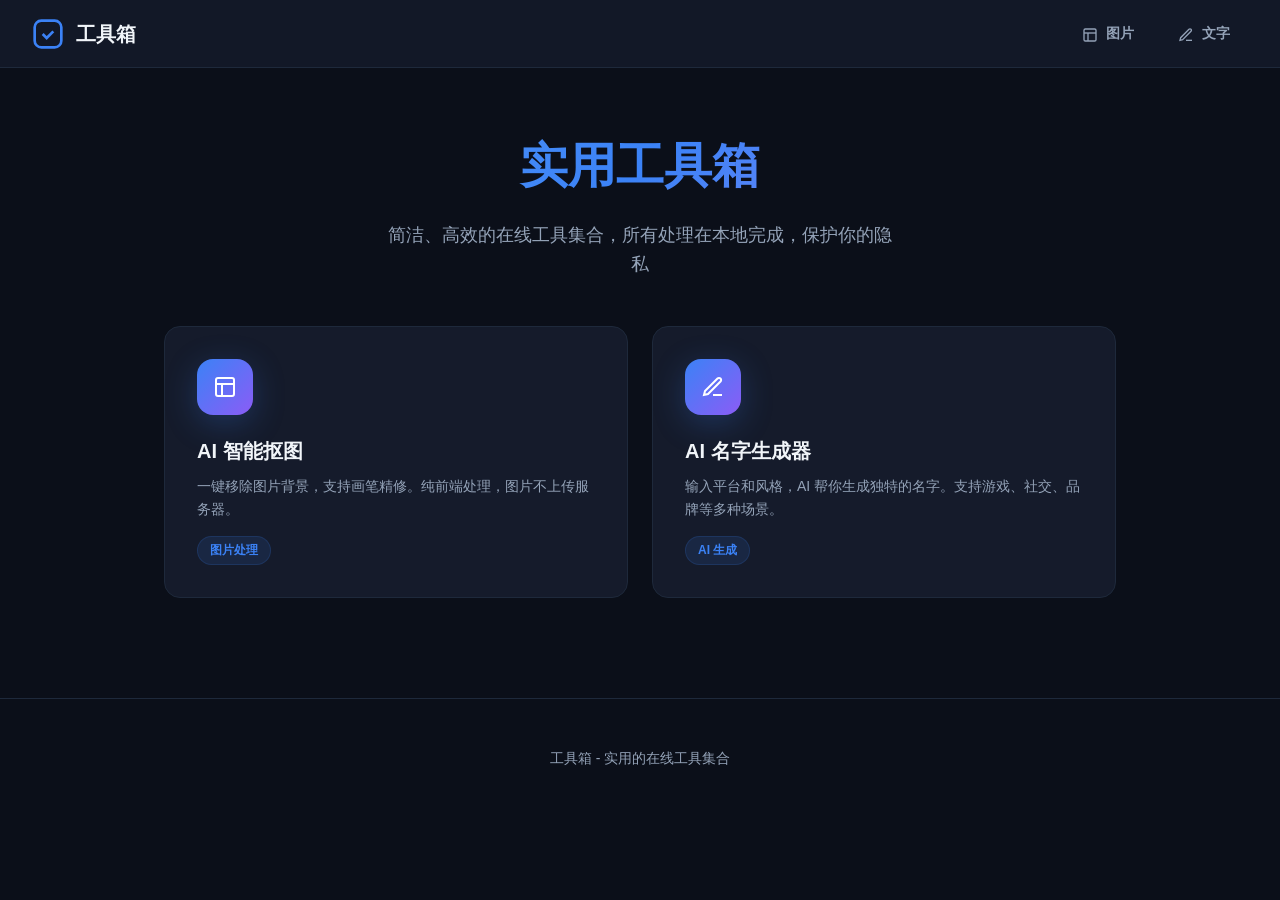
<file: index.html>
<!DOCTYPE html>
<html lang="zh-CN">
<head>
  <meta charset="UTF-8">
  <meta name="viewport" content="width=device-width, initial-scale=1.0">
  <title>工具箱 - 实用的在线工具集合</title>
  <style>
    :root {
      --bg: #0B0F19;
      --surface: #151B2B;
      --surface-hover: #1E2538;
      --primary: #3B82F6;
      --primary-hover: #2563EB;
      --primary-glow: rgba(59,130,246,0.25);
      --accent: #8B5CF6;
      --accent-glow: rgba(139,92,246,0.25);
      --text: #F1F5F9;
      --text-secondary: #94A3B8;
      --border: #1E293B;
      --border-hover: #334155;
      --success: #10B981;
      --error: #EF4444;
      --radius: 16px;
      --radius-sm: 12px;
    }
    * { margin: 0; padding: 0; box-sizing: border-box; }
    body {
      font-family: -apple-system, BlinkMacSystemFont, 'Segoe UI', Roboto, sans-serif;
      background: var(--bg);
      color: var(--text);
      min-height: 100vh;
      line-height: 1.6;
    }
    .nav {
      background: rgba(21,27,43,0.85);
      backdrop-filter: blur(16px);
      border-bottom: 1px solid var(--border);
      padding: 0 32px;
      height: 68px;
      display: flex;
      align-items: center;
      justify-content: space-between;
      position: sticky;
      top: 0;
      z-index: 100;
    }
    .nav-brand {
      display: flex;
      align-items: center;
      gap: 12px;
      font-weight: 800;
      font-size: 20px;
      color: var(--text);
      text-decoration: none;
    }
    .nav-brand svg { width: 32px; height: 32px; color: var(--primary); }
    .nav-links { display: flex; gap: 8px; }
    .nav-link {
      padding: 10px 18px;
      border-radius: 10px;
      color: var(--text-secondary);
      text-decoration: none;
      font-size: 14px;
      font-weight: 600;
      transition: all 0.2s;
    }
    .nav-link:hover, .nav-link.active {
      background: rgba(59,130,246,0.12);
      color: var(--primary);
    }
    .container { max-width: 1200px; margin: 0 auto; padding: 48px 24px; }
    .hero {
      text-align: center;
      padding: 60px 24px 48px;
    }
    .hero h1 {
      font-size: 48px;
      font-weight: 900;
      margin-bottom: 16px;
      background: linear-gradient(135deg, #60A5FA, #3B82F6, #A78BFA);
      -webkit-background-clip: text;
      -webkit-text-fill-color: transparent;
    }
    .hero p {
      color: var(--text-secondary);
      font-size: 18px;
      max-width: 520px;
      margin: 0 auto;
    }
    .tools-grid {
      display: grid;
      grid-template-columns: repeat(auto-fill, minmax(320px, 1fr));
      gap: 24px;
      max-width: 1000px;
      margin: 0 auto;
      padding: 0 24px 60px;
    }
    .tool-card {
      background: var(--surface);
      border-radius: var(--radius);
      border: 1px solid var(--border);
      padding: 32px;
      transition: all 0.3s ease;
      cursor: pointer;
      text-decoration: none;
      color: inherit;
      display: block;
      position: relative;
      overflow: hidden;
    }
    .tool-card::before {
      content: '';
      position: absolute;
      inset: 0;
      background: radial-gradient(circle at top right, var(--primary-glow), transparent 60%);
      opacity: 0;
      transition: opacity 0.3s;
    }
    .tool-card:hover {
      border-color: var(--border-hover);
      transform: translateY(-4px);
      box-shadow: 0 20px 40px rgba(0,0,0,0.4), 0 0 60px var(--primary-glow);
    }
    .tool-card:hover::before { opacity: 1; }
    .tool-card > * { position: relative; z-index: 1; }
    .tool-icon {
      width: 56px;
      height: 56px;
      background: linear-gradient(135deg, var(--primary), var(--accent));
      border-radius: 16px;
      display: flex;
      align-items: center;
      justify-content: center;
      margin-bottom: 20px;
      box-shadow: 0 8px 32px var(--primary-glow);
    }
    .tool-icon svg { color: white; }
    .tool-card h3 {
      font-size: 20px;
      font-weight: 700;
      margin-bottom: 8px;
    }
    .tool-card p {
      font-size: 14px;
      color: var(--text-secondary);
      line-height: 1.6;
    }
    .tool-tag {
      display: inline-block;
      font-size: 12px;
      color: var(--primary);
      background: rgba(59,130,246,0.12);
      padding: 4px 12px;
      border-radius: 20px;
      margin-top: 16px;
      font-weight: 600;
      border: 1px solid rgba(59,130,246,0.15);
    }
    .footer {
      text-align: center;
      padding: 48px 24px;
      color: var(--text-secondary);
      font-size: 14px;
      border-top: 1px solid var(--border);
      margin-top: 40px;
    }
    @media (max-width: 640px) {
      .hero h1 { font-size: 32px; }
      .hero { padding: 40px 16px 32px; }
      .tools-grid { padding: 0 16px 40px; grid-template-columns: 1fr; }
      .nav { padding: 0 16px; }
    }
  </style>
</head>
<body>
  <nav class="nav">
    <a href="./index.html" class="nav-brand">
      <svg viewBox="0 0 24 24" fill="none" stroke="currentColor" stroke-width="2">
        <rect x="2" y="2" width="20" height="20" rx="5"/>
        <path d="M8 12l3 3 5-5"/>
      </svg>
      工具箱
    </a>
    <div class="nav-links">
      <a href="./remove-bg.html" class="nav-link">
        <svg width="16" height="16" viewBox="0 0 24 24" fill="none" stroke="currentColor" stroke-width="2" style="vertical-align:middle;margin-right:4px">
          <rect x="3" y="3" width="18" height="18" rx="2"/>
          <path d="M3 9h18"/>
          <path d="M9 21V9"/>
        </svg>
        图片
      </a>
      <a href="./name-gen.html" class="nav-link">
        <svg width="16" height="16" viewBox="0 0 24 24" fill="none" stroke="currentColor" stroke-width="2" style="vertical-align:middle;margin-right:4px">
          <path d="M12 20h9"/>
          <path d="M16.5 3.5a2.121 2.121 0 013 3L7 19l-4 1 1-4L16.5 3.5z"/>
        </svg>
        文字
      </a>
    </div>
  </nav>

  <div class="hero">
    <h1>实用工具箱</h1>
    <p>简洁、高效的在线工具集合，所有处理在本地完成，保护你的隐私</p>
  </div>

  <div class="tools-grid">
    <a href="./remove-bg.html" class="tool-card">
      <div class="tool-icon">
        <svg width="24" height="24" viewBox="0 0 24 24" fill="none" stroke="currentColor" stroke-width="2">
          <rect x="3" y="3" width="18" height="18" rx="2"/>
          <path d="M3 9h18"/>
          <path d="M9 21V9"/>
        </svg>
      </div>
      <h3>AI 智能抠图</h3>
      <p>一键移除图片背景，支持画笔精修。纯前端处理，图片不上传服务器。</p>
      <span class="tool-tag">图片处理</span>
    </a>

    <a href="./name-gen.html" class="tool-card">
      <div class="tool-icon">
        <svg width="24" height="24" viewBox="0 0 24 24" fill="none" stroke="currentColor" stroke-width="2">
          <path d="M12 20h9"/>
          <path d="M16.5 3.5a2.121 2.121 0 013 3L7 19l-4 1 1-4L16.5 3.5z"/>
        </svg>
      </div>
      <h3>AI 名字生成器</h3>
      <p>输入平台和风格，AI 帮你生成独特的名字。支持游戏、社交、品牌等多种场景。</p>
      <span class="tool-tag">AI 生成</span>
    </a>
  </div>

  <footer class="footer">
    <p>工具箱 - 实用的在线工具集合</p>
  </footer>
</body>
</html>
</file>
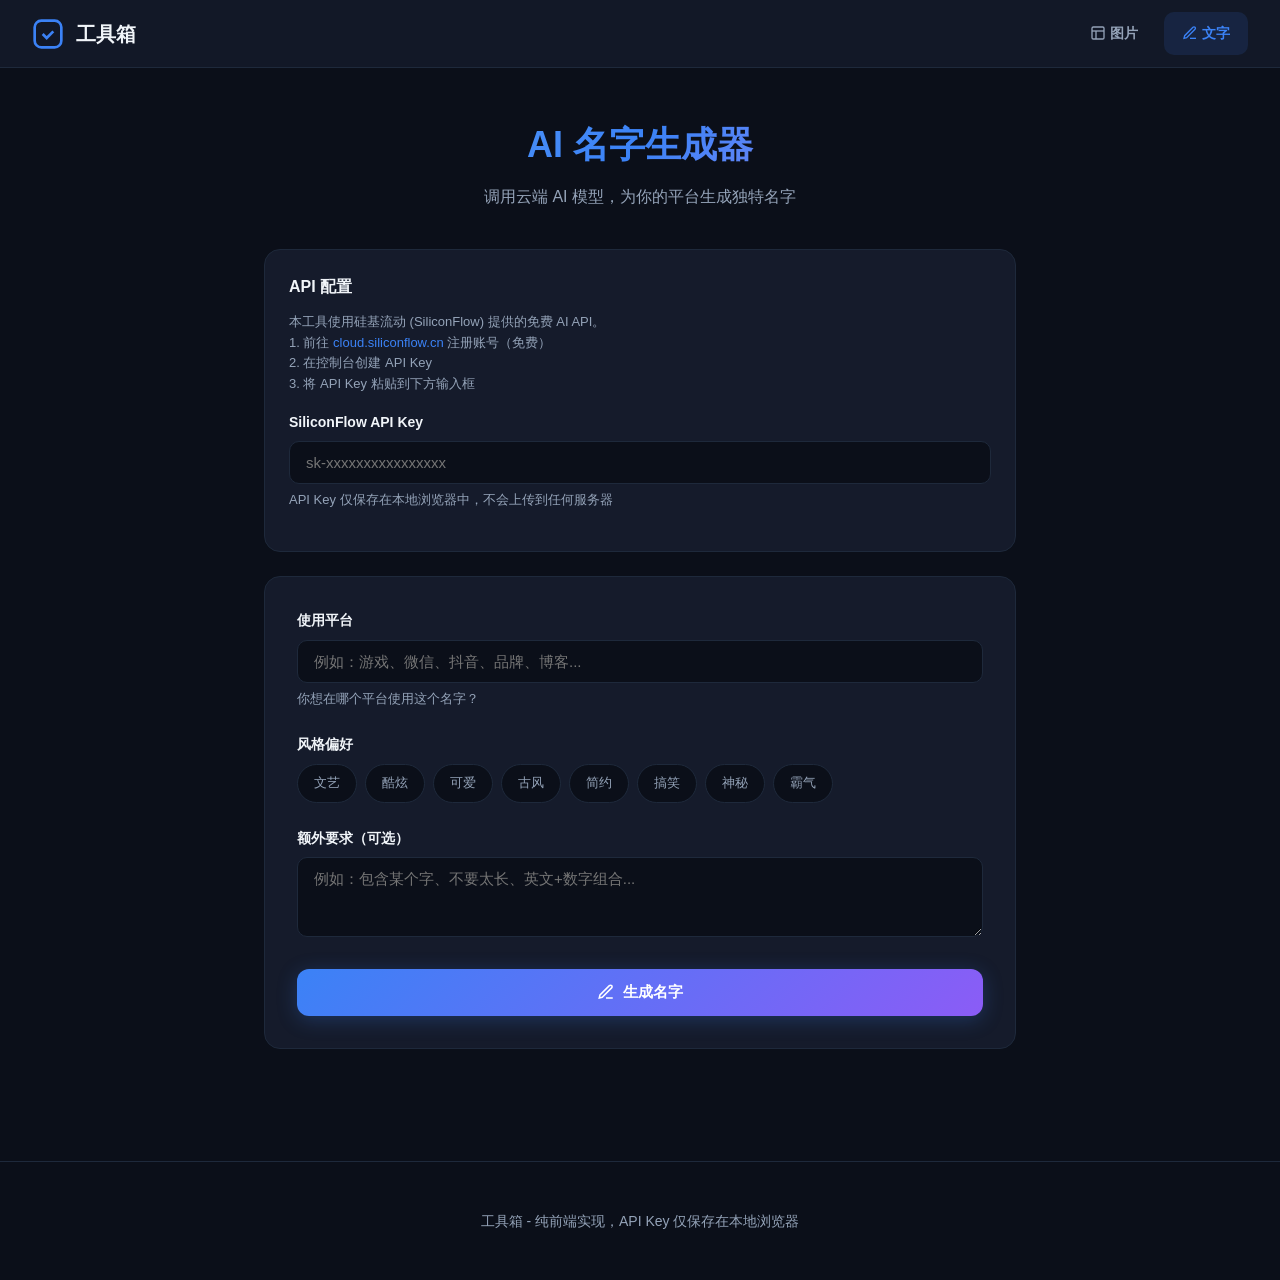
<file: name-gen.html>
<!DOCTYPE html>
<html lang="zh-CN">
<head>
  <meta charset="UTF-8">
  <meta name="viewport" content="width=device-width, initial-scale=1.0">
  <title>AI 名字生成器 - 工具箱</title>
  <style>
    :root {
      --bg: #0B0F19;
      --surface: #151B2B;
      --surface-hover: #1E2538;
      --primary: #3B82F6;
      --primary-hover: #2563EB;
      --primary-glow: rgba(59,130,246,0.25);
      --accent: #8B5CF6;
      --accent-glow: rgba(139,92,246,0.25);
      --text: #F1F5F9;
      --text-secondary: #94A3B8;
      --border: #1E293B;
      --border-hover: #334155;
      --success: #10B981;
      --error: #EF4444;
      --warning: #F59E0B;
      --radius: 16px;
      --radius-sm: 12px;
    }
    * { margin: 0; padding: 0; box-sizing: border-box; }
    body {
      font-family: -apple-system, BlinkMacSystemFont, 'Segoe UI', Roboto, sans-serif;
      background: var(--bg);
      color: var(--text);
      min-height: 100vh;
      line-height: 1.6;
    }
    .nav {
      background: rgba(21,27,43,0.85);
      backdrop-filter: blur(16px);
      border-bottom: 1px solid var(--border);
      padding: 0 32px;
      height: 68px;
      display: flex;
      align-items: center;
      justify-content: space-between;
      position: sticky;
      top: 0;
      z-index: 100;
    }
    .nav-brand {
      display: flex;
      align-items: center;
      gap: 12px;
      font-weight: 800;
      font-size: 20px;
      color: var(--text);
      text-decoration: none;
    }
    .nav-brand svg { width: 32px; height: 32px; color: var(--primary); }
    .nav-links { display: flex; gap: 8px; }
    .nav-link {
      padding: 10px 18px;
      border-radius: 10px;
      color: var(--text-secondary);
      text-decoration: none;
      font-size: 14px;
      font-weight: 600;
      transition: all 0.2s;
      display: inline-flex;
      align-items: center;
    }
    .nav-link:hover, .nav-link.active {
      background: rgba(59,130,246,0.12);
      color: var(--primary);
    }
    .container { max-width: 800px; margin: 0 auto; padding: 48px 24px; }
    .page-header { text-align: center; margin-bottom: 40px; }
    .page-header h1 {
      font-size: 36px;
      font-weight: 800;
      margin-bottom: 10px;
      background: linear-gradient(135deg, #60A5FA, #3B82F6, #A78BFA);
      -webkit-background-clip: text;
      -webkit-text-fill-color: transparent;
    }
    .page-header p { color: var(--text-secondary); font-size: 16px; }

    .api-setup {
      background: var(--surface);
      border-radius: var(--radius);
      border: 1px solid var(--border);
      padding: 24px;
      margin-bottom: 24px;
    }
    .api-setup h3 {
      font-size: 16px;
      margin-bottom: 12px;
      color: var(--text);
    }
    .api-setup p {
      font-size: 13px;
      color: var(--text-secondary);
      margin-bottom: 16px;
      line-height: 1.6;
    }
    .api-setup a {
      color: var(--primary);
      text-decoration: none;
    }
    .api-setup a:hover { text-decoration: underline; }

    .form-card {
      background: var(--surface);
      border-radius: var(--radius);
      border: 1px solid var(--border);
      padding: 32px;
      margin-bottom: 24px;
    }
    .form-group { margin-bottom: 24px; }
    .form-group:last-child { margin-bottom: 0; }
    .form-label {
      display: block;
      font-size: 14px;
      font-weight: 600;
      color: var(--text);
      margin-bottom: 8px;
    }
    .form-input, .form-select, .form-textarea {
      width: 100%;
      padding: 12px 16px;
      border-radius: 10px;
      border: 1px solid var(--border);
      background: var(--bg);
      color: var(--text);
      font-size: 15px;
      transition: all 0.2s;
      font-family: inherit;
    }
    .form-input:focus, .form-select:focus, .form-textarea:focus {
      outline: none;
      border-color: var(--primary);
      box-shadow: 0 0 0 3px var(--primary-glow);
    }
    .form-textarea { min-height: 80px; resize: vertical; }
    .form-hint {
      font-size: 13px;
      color: var(--text-secondary);
      margin-top: 6px;
    }
    .btn {
      display: inline-flex;
      align-items: center;
      justify-content: center;
      gap: 8px;
      padding: 14px 32px;
      border-radius: 12px;
      font-size: 15px;
      font-weight: 700;
      cursor: pointer;
      border: none;
      transition: all 0.2s;
      width: 100%;
    }
    .btn-primary {
      background: linear-gradient(135deg, var(--primary), var(--accent));
      color: white;
      box-shadow: 0 4px 20px var(--primary-glow);
    }
    .btn-primary:hover { transform: translateY(-2px); box-shadow: 0 8px 32px var(--primary-glow); }
    .btn-primary:disabled { opacity: 0.5; cursor: not-allowed; transform: none; }
    .btn-secondary {
      background: var(--bg);
      color: var(--text);
      border: 1px solid var(--border);
    }
    .btn-secondary:hover { border-color: var(--primary); color: var(--primary); }

    .result-area { margin-top: 24px; }
    .result-card {
      background: var(--surface);
      border-radius: var(--radius);
      border: 1px solid var(--border);
      padding: 24px;
      margin-bottom: 16px;
      position: relative;
      overflow: hidden;
    }
    .result-card::before {
      content: '';
      position: absolute;
      left: 0;
      top: 0;
      bottom: 0;
      width: 4px;
      background: linear-gradient(180deg, var(--primary), var(--accent));
    }
    .result-name {
      font-size: 22px;
      font-weight: 700;
      color: var(--text);
      margin-bottom: 8px;
    }
    .result-meaning {
      font-size: 14px;
      color: var(--text-secondary);
      line-height: 1.6;
    }
    .result-actions {
      display: flex;
      gap: 10px;
      margin-top: 16px;
    }
    .btn-small {
      padding: 8px 16px;
      border-radius: 8px;
      font-size: 13px;
      font-weight: 600;
      cursor: pointer;
      border: 1px solid var(--border);
      background: var(--bg);
      color: var(--text-secondary);
      transition: all 0.2s;
    }
    .btn-small:hover { border-color: var(--primary); color: var(--primary); }

    .loading {
      display: flex;
      align-items: center;
      justify-content: center;
      gap: 12px;
      padding: 40px;
      color: var(--text-secondary);
    }
    .spinner {
      width: 24px; height: 24px;
      border: 2px solid var(--border);
      border-top-color: var(--primary);
      border-radius: 50%;
      animation: spin 1s linear infinite;
    }
    @keyframes spin { to { transform: rotate(360deg); } }

    .error-msg {
      background: rgba(239,68,68,0.1);
      border: 1px solid rgba(239,68,68,0.2);
      border-radius: var(--radius-sm);
      padding: 16px;
      color: var(--error);
      font-size: 14px;
      text-align: center;
    }

    .tag-select {
      display: flex;
      flex-wrap: wrap;
      gap: 8px;
      margin-top: 8px;
    }
    .tag-option {
      padding: 8px 16px;
      border-radius: 20px;
      border: 1px solid var(--border);
      background: var(--bg);
      color: var(--text-secondary);
      font-size: 13px;
      font-weight: 500;
      cursor: pointer;
      transition: all 0.2s;
    }
    .tag-option:hover { border-color: var(--border-hover); color: var(--text); }
    .tag-option.active {
      background: linear-gradient(135deg, var(--primary), var(--accent));
      border-color: transparent;
      color: white;
      box-shadow: 0 4px 16px var(--primary-glow);
    }

    .footer {
      text-align: center;
      padding: 48px 24px;
      color: var(--text-secondary);
      font-size: 14px;
      border-top: 1px solid var(--border);
      margin-top: 40px;
    }
    @media (max-width: 640px) {
      .page-header h1 { font-size: 28px; }
      .container { padding: 24px 16px; }
      .form-card { padding: 20px; }
      .nav { padding: 0 16px; }
    }
  </style>
</head>
<body>
  <nav class="nav">
    <a href="./index.html" class="nav-brand">
      <svg viewBox="0 0 24 24" fill="none" stroke="currentColor" stroke-width="2">
        <rect x="2" y="2" width="20" height="20" rx="5"/>
        <path d="M8 12l3 3 5-5"/>
      </svg>
      工具箱
    </a>
    <div class="nav-links">
      <a href="./remove-bg.html" class="nav-link">
        <svg width="16" height="16" viewBox="0 0 24 24" fill="none" stroke="currentColor" stroke-width="2" style="vertical-align:middle;margin-right:4px">
          <rect x="3" y="3" width="18" height="18" rx="2"/>
          <path d="M3 9h18"/>
          <path d="M9 21V9"/>
        </svg>
        图片
      </a>
      <a href="./name-gen.html" class="nav-link active">
        <svg width="16" height="16" viewBox="0 0 24 24" fill="none" stroke="currentColor" stroke-width="2" style="vertical-align:middle;margin-right:4px">
          <path d="M12 20h9"/>
          <path d="M16.5 3.5a2.121 2.121 0 013 3L7 19l-4 1 1-4L16.5 3.5z"/>
        </svg>
        文字
      </a>
    </div>
  </nav>

  <div class="container">
    <div class="page-header">
      <h1>AI 名字生成器</h1>
      <p>调用云端 AI 模型，为你的平台生成独特名字</p>
    </div>

    <div class="api-setup" id="apiSetup">
      <h3>API 配置</h3>
      <p>
        本工具使用硅基流动 (SiliconFlow) 提供的免费 AI API。<br>
        1. 前往 <a href="https://cloud.siliconflow.cn/" target="_blank">cloud.siliconflow.cn</a> 注册账号（免费）<br>
        2. 在控制台创建 API Key<br>
        3. 将 API Key 粘贴到下方输入框
      </p>
      <div class="form-group" style="margin-bottom:0">
        <label class="form-label">SiliconFlow API Key</label>
        <input type="password" id="apiKey" class="form-input" placeholder="sk-xxxxxxxxxxxxxxxx">
        <p class="form-hint">API Key 仅保存在本地浏览器中，不会上传到任何服务器</p>
      </div>
    </div>

    <div class="form-card">
      <div class="form-group">
        <label class="form-label">使用平台</label>
        <input type="text" id="platform" class="form-input" placeholder="例如：游戏、微信、抖音、品牌、博客...">
        <p class="form-hint">你想在哪个平台使用这个名字？</p>
      </div>

      <div class="form-group">
        <label class="form-label">风格偏好</label>
        <div class="tag-select" id="styleTags">
          <span class="tag-option" data-value="文艺">文艺</span>
          <span class="tag-option" data-value="酷炫">酷炫</span>
          <span class="tag-option" data-value="可爱">可爱</span>
          <span class="tag-option" data-value="古风">古风</span>
          <span class="tag-option" data-value="简约">简约</span>
          <span class="tag-option" data-value="搞笑">搞笑</span>
          <span class="tag-option" data-value="神秘">神秘</span>
          <span class="tag-option" data-value="霸气">霸气</span>
        </div>
        <input type="hidden" id="style" value="">
      </div>

      <div class="form-group">
        <label class="form-label">额外要求（可选）</label>
        <textarea id="extra" class="form-textarea" placeholder="例如：包含某个字、不要太长、英文+数字组合..."></textarea>
      </div>

      <button id="generateBtn" class="btn btn-primary">
        <svg width="18" height="18" viewBox="0 0 24 24" fill="none" stroke="currentColor" stroke-width="2">
          <path d="M12 20h9"/>
          <path d="M16.5 3.5a2.121 2.121 0 013 3L7 19l-4 1 1-4L16.5 3.5z"/>
        </svg>
        <span id="btnText">生成名字</span>
      </button>
    </div>

    <div id="resultArea" class="result-area"></div>
  </div>

  <footer class="footer">
    <p>工具箱 - 纯前端实现，API Key 仅保存在本地浏览器</p>
  </footer>

  <script>
    const API_BASE = 'https://api.siliconflow.cn/v1';
    const MODEL = 'deepseek-ai/DeepSeek-V3';

    const generateBtn = document.getElementById('generateBtn');
    const btnText = document.getElementById('btnText');
    const resultArea = document.getElementById('resultArea');
    const apiKeyInput = document.getElementById('apiKey');

    // 从本地存储恢复 API Key
    const savedKey = localStorage.getItem('siliconflow_api_key');
    if (savedKey) apiKeyInput.value = savedKey;

    // 风格标签选择
    const styleTags = document.querySelectorAll('.tag-option');
    const styleInput = document.getElementById('style');
    styleTags.forEach(tag => {
      tag.addEventListener('click', () => {
        styleTags.forEach(t => t.classList.remove('active'));
        tag.classList.add('active');
        styleInput.value = tag.dataset.value;
      });
    });

    // 生成名字
    generateBtn.addEventListener('click', async () => {
      const platform = document.getElementById('platform').value.trim();
      const style = styleInput.value;
      const extra = document.getElementById('extra').value.trim();
      const apiKey = apiKeyInput.value.trim();

      if (!platform) {
        alert('请输入使用平台');
        return;
      }
      if (!apiKey) {
        alert('请输入 API Key');
        apiKeyInput.focus();
        return;
      }

      // 保存 API Key 到本地存储
      localStorage.setItem('siliconflow_api_key', apiKey);

      generateBtn.disabled = true;
      btnText.textContent = '生成中...';
      resultArea.innerHTML = '<div class="loading"><div class="spinner"></div>AI 正在思考...</div>';

      try {
        const prompt = buildPrompt(platform, style, extra);
        const response = await fetch(`${API_BASE}/chat/completions`, {
          method: 'POST',
          headers: {
            'Content-Type': 'application/json',
            'Authorization': `Bearer ${apiKey}`
          },
          body: JSON.stringify({
            model: MODEL,
            messages: [
              { role: 'system', content: '你是一个专业的名字生成助手。请根据用户要求生成有创意的名字，并解释每个名字的含义。' },
              { role: 'user', content: prompt }
            ],
            temperature: 0.8,
            max_tokens: 512,
            stream: false
          })
        });

        if (!response.ok) {
          const err = await response.json().catch(() => ({}));
          throw new Error(err.error?.message || `请求失败: ${response.status}`);
        }

        const data = await response.json();
        const text = data.choices?.[0]?.message?.content || '';
        const names = parseNames(text);

        if (names.length === 0) {
          resultArea.innerHTML = '<div class="error-msg">未能生成有效名字，请重试</div>';
        } else {
          renderResults(names);
        }
      } catch (err) {
        console.error('生成失败:', err);
        resultArea.innerHTML = `<div class="error-msg">生成失败: ${err.message}</div>`;
      }

      generateBtn.disabled = false;
      btnText.textContent = '生成名字';
    });

    // 构建提示词
    function buildPrompt(platform, style, extra) {
      let prompt = `请为"${platform}"平台生成5个${style || '独特'}风格的名字。`;
      if (extra) {
        prompt += `额外要求：${extra}。`;
      }
      prompt += `\n\n请按以下格式输出（每行一个名字，名字后面用"|"分隔，后面写上含义）：\n`;
      prompt += `名字1 | 含义1\n名字2 | 含义2\n名字3 | 含义3\n名字4 | 含义4\n名字5 | 含义5\n\n输出：`;
      return prompt;
    }

    // 解析生成的名字
    function parseNames(text) {
      const names = [];
      const lines = text.split('\n');
      for (const line of lines) {
        const trimmed = line.trim();
        if (!trimmed) continue;
        // 匹配 "名字 | 含义" 格式
        const match = trimmed.match(/^(.+?)\s*[\|｜]\s*(.+)$/);
        if (match) {
          const name = match[1].trim().replace(/^\d+[\.、]\s*/, '');
          const meaning = match[2].trim();
          if (name && name.length <= 20) {
            names.push({ name, meaning });
          }
        }
      }
      // 如果解析失败，尝试简单分行
      if (names.length === 0) {
        for (const line of lines) {
          const trimmed = line.trim().replace(/^\d+[\.、]\s*/, '');
          if (trimmed && trimmed.length <= 20 && !trimmed.includes('：') && !trimmed.includes('名称')) {
            names.push({ name: trimmed, meaning: `适合${document.getElementById('platform').value}使用` });
          }
        }
      }
      return names.slice(0, 5);
    }

    // 渲染结果
    function renderResults(names) {
      resultArea.innerHTML = names.map((item, i) => `
        <div class="result-card">
          <div class="result-name">${escapeHtml(item.name)}</div>
          ${item.meaning ? `<div class="result-meaning">${escapeHtml(item.meaning)}</div>` : ''}
          <div class="result-actions">
            <button class="btn-small" onclick="copyText('${item.name.replace(/'/g, "\\'")}')">
              <svg width="14" height="14" viewBox="0 0 24 24" fill="none" stroke="currentColor" stroke-width="2" style="vertical-align:middle;margin-right:4px">
                <rect x="9" y="9" width="13" height="13" rx="2"/>
                <path d="M5 15H4a2 2 0 01-2-2V4a2 2 0 012-2h9a2 2 0 012 2v1"/>
              </svg>
              复制
            </button>
          </div>
        </div>
      `).join('');
    }

    function escapeHtml(text) {
      const div = document.createElement('div');
      div.textContent = text;
      return div.innerHTML;
    }

    window.copyText = function(text) {
      navigator.clipboard.writeText(text).then(() => {
        alert('已复制：' + text);
      });
    };
  </script>
</body>
</html>
</file>
